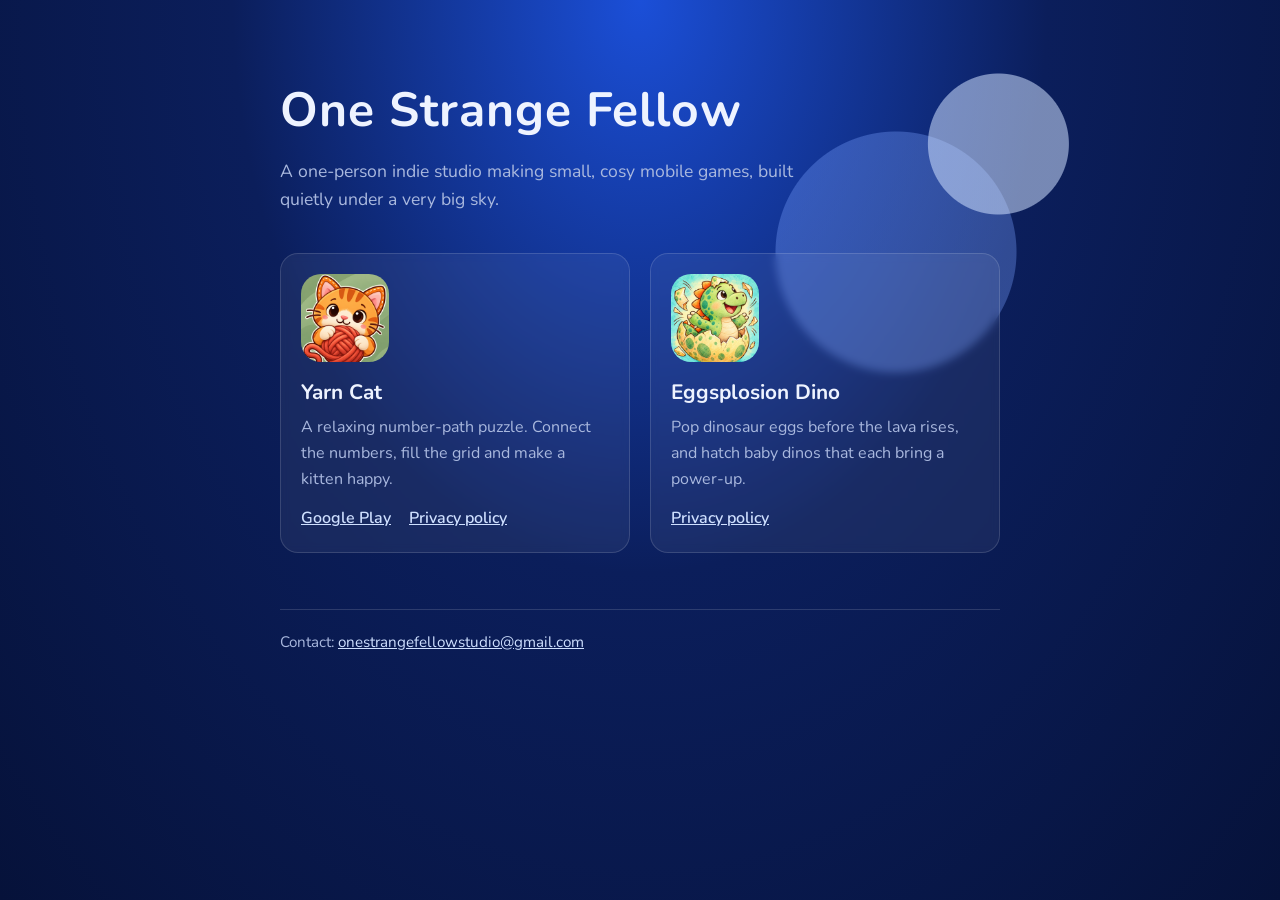
<file: index.html>
<!doctype html>
<html lang="en-GB">
<head>
  <meta charset="utf-8">
  <meta name="viewport" content="width=device-width, initial-scale=1">
  <title>One Strange Fellow</title>
  <meta name="description" content="One Strange Fellow is a one-person indie studio making small, cosy mobile games.">
  <link rel="preconnect" href="https://fonts.googleapis.com">
  <link href="https://fonts.googleapis.com/css2?family=Nunito:wght@400;600;800&display=swap" rel="stylesheet">
  <link rel="stylesheet" href="style.css">
</head>
<body>
  <main class="wrap">
    <header class="studio">
      <h1>One Strange Fellow</h1>
      <p>A one-person indie studio making small, cosy mobile games, built quietly under a very big sky.</p>
    </header>

    <section class="games" aria-label="Our games">
      <article class="game">
        <img src="yarn-cat-icon.png" alt="Yarn Cat icon: a ginger kitten hugging a ball of yarn">
        <h2>Yarn Cat</h2>
        <p>A relaxing number-path puzzle. Connect the numbers, fill the grid and make a kitten happy.</p>
        <div class="links">
          <a href="https://play.google.com/store/apps/details?id=com.onestrangefellow.yarncat">Google Play</a>
          <a href="yarn-cat-privacy.html">Privacy policy</a>
        </div>
      </article>

      <article class="game">
        <img src="eggsplosion-dino-icon.png" alt="Eggsplosion Dino icon: a baby dinosaur hatching from a spotted egg">
        <h2>Eggsplosion Dino</h2>
        <p>Pop dinosaur eggs before the lava rises, and hatch baby dinos that each bring a power-up.</p>
        <div class="links">
          <a href="eggsplosion-dino-privacy.html">Privacy policy</a>
        </div>
      </article>
    </section>

    <footer>
      Contact: <a href="mailto:onestrangefellowstudio@gmail.com">onestrangefellowstudio@gmail.com</a>
    </footer>
  </main>
</body>
</html>
</file>
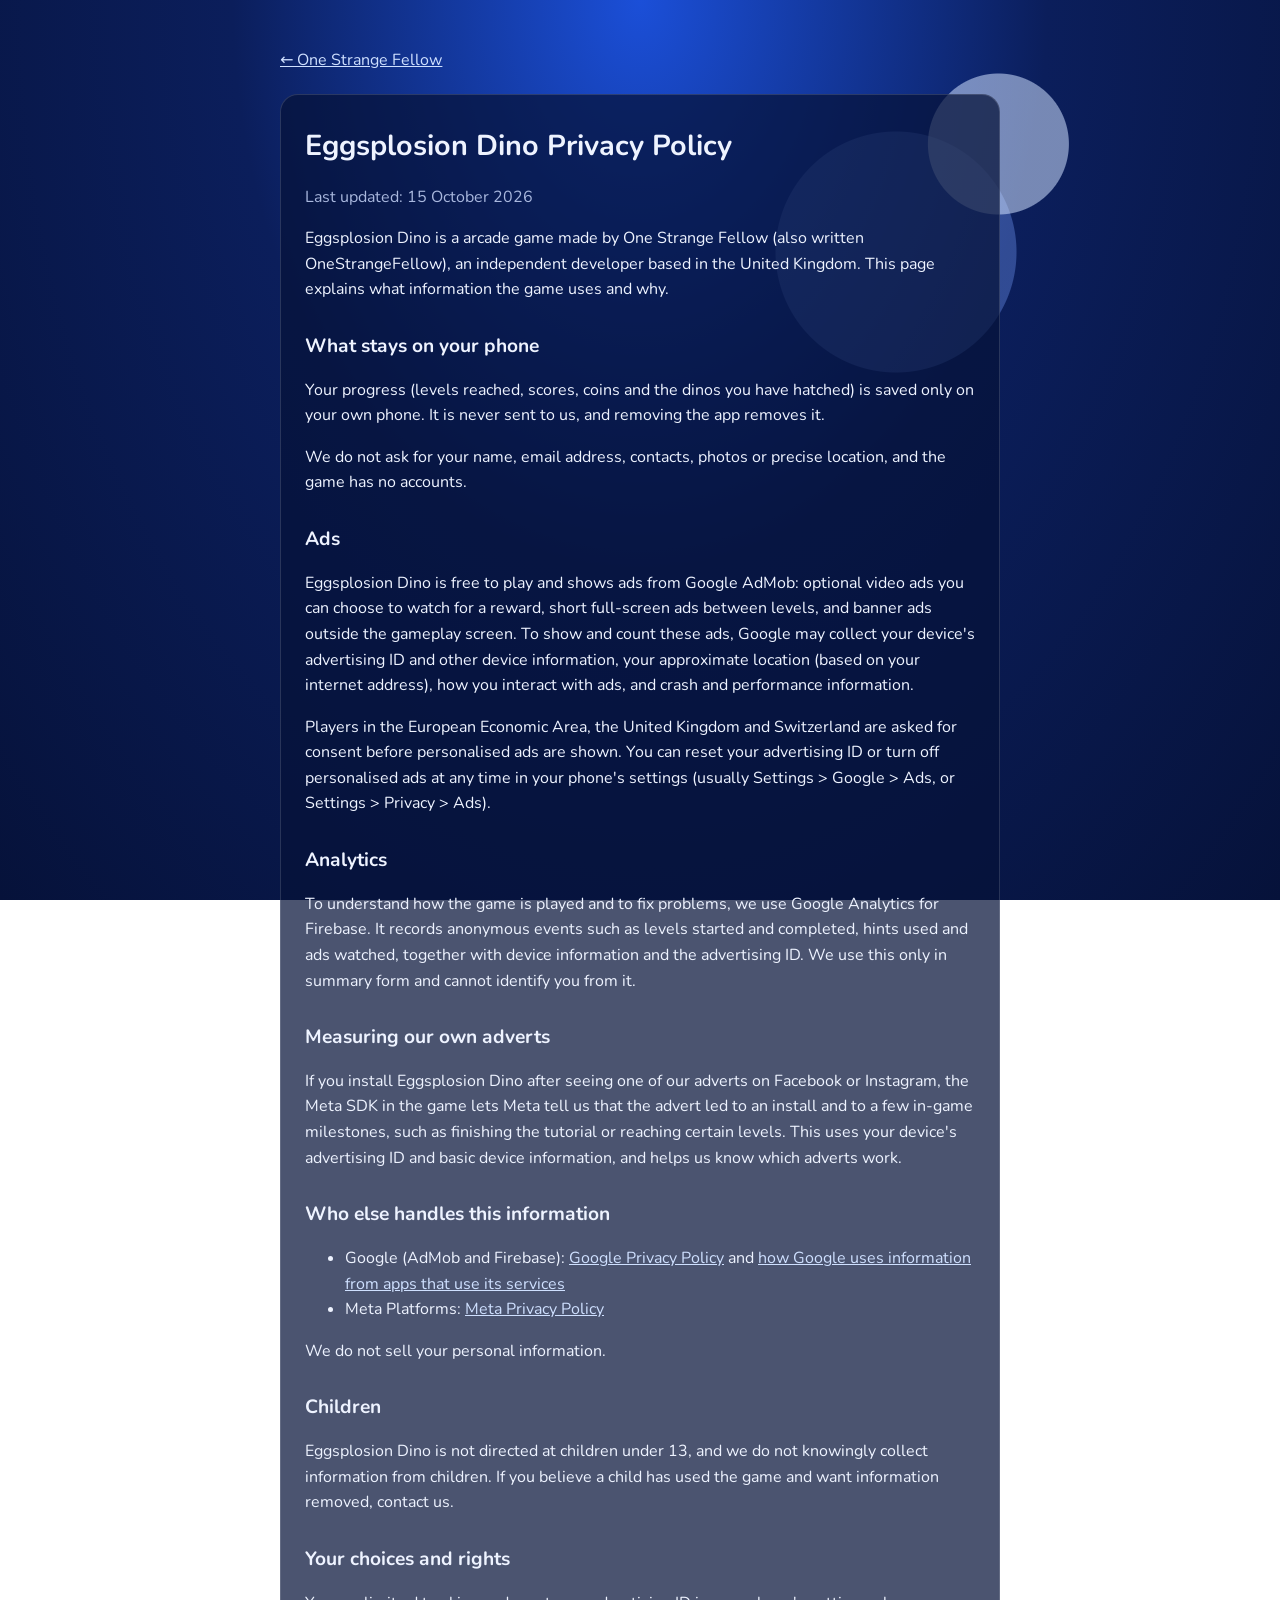
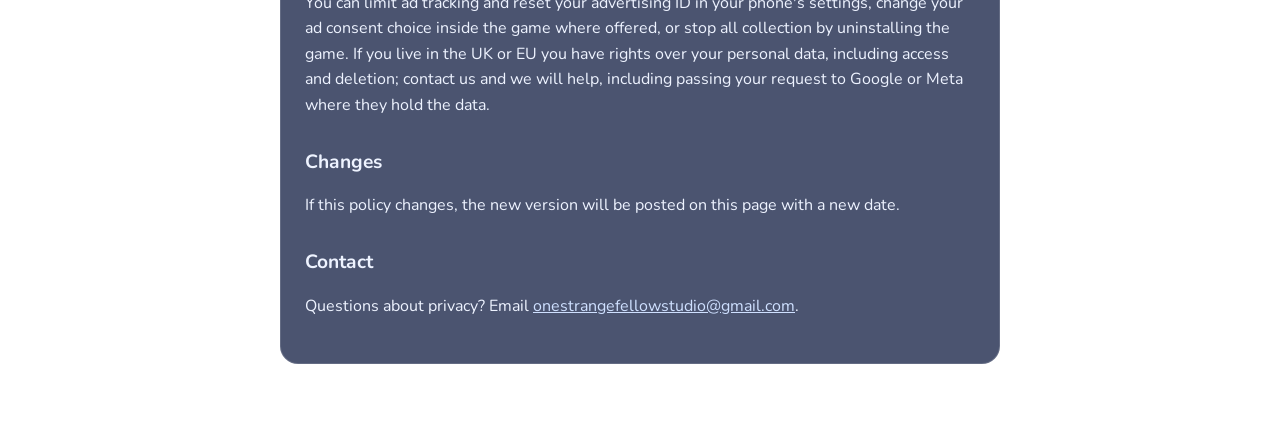
<file: eggsplosion-dino-privacy.html>
<!doctype html>
<html lang="en-GB">
<head>
  <meta charset="utf-8">
  <meta name="viewport" content="width=device-width, initial-scale=1">
  <title>Eggsplosion Dino Privacy Policy</title>
  <link rel="preconnect" href="https://fonts.googleapis.com">
  <link href="https://fonts.googleapis.com/css2?family=Nunito:wght@400;600;800&display=swap" rel="stylesheet">
  <link rel="stylesheet" href="style.css">
</head>
<body>
  <main class="wrap">
    <a class="back" href="index.html">&larr; One Strange Fellow</a>
    <article class="policy">
      <h1>Eggsplosion Dino Privacy Policy</h1>
      <p class="updated">Last updated: 15 October 2026</p>

      <p>Eggsplosion Dino is a arcade game made by One Strange Fellow (also written OneStrangeFellow), an independent developer based in the United Kingdom. This page explains what information the game uses and why.</p>

      <h2>What stays on your phone</h2>
      <p>Your progress (levels reached, scores, coins and the dinos you have hatched) is saved only on your own phone. It is never sent to us, and removing the app removes it.</p>
      <p>We do not ask for your name, email address, contacts, photos or precise location, and the game has no accounts.</p>

      <h2>Ads</h2>
      <p>Eggsplosion Dino is free to play and shows ads from Google AdMob: optional video ads you can choose to watch for a reward, short full-screen ads between levels, and banner ads outside the gameplay screen. To show and count these ads, Google may collect your device's advertising ID and other device information, your approximate location (based on your internet address), how you interact with ads, and crash and performance information.</p>
      <p>Players in the European Economic Area, the United Kingdom and Switzerland are asked for consent before personalised ads are shown. You can reset your advertising ID or turn off personalised ads at any time in your phone's settings (usually Settings &gt; Google &gt; Ads, or Settings &gt; Privacy &gt; Ads).</p>

      <h2>Analytics</h2>
      <p>To understand how the game is played and to fix problems, we use Google Analytics for Firebase. It records anonymous events such as levels started and completed, hints used and ads watched, together with device information and the advertising ID. We use this only in summary form and cannot identify you from it.</p>

      <h2>Measuring our own adverts</h2>
      <p>If you install Eggsplosion Dino after seeing one of our adverts on Facebook or Instagram, the Meta SDK in the game lets Meta tell us that the advert led to an install and to a few in-game milestones, such as finishing the tutorial or reaching certain levels. This uses your device's advertising ID and basic device information, and helps us know which adverts work.</p>

      <h2>Who else handles this information</h2>
      <ul>
        <li>Google (AdMob and Firebase): <a href="https://policies.google.com/privacy">Google Privacy Policy</a> and <a href="https://policies.google.com/technologies/partner-sites">how Google uses information from apps that use its services</a></li>
        <li>Meta Platforms: <a href="https://www.facebook.com/privacy/policy/">Meta Privacy Policy</a></li>
      </ul>
      <p>We do not sell your personal information.</p>

      <h2>Children</h2>
      <p>Eggsplosion Dino is not directed at children under 13, and we do not knowingly collect information from children. If you believe a child has used the game and want information removed, contact us.</p>

      <h2>Your choices and rights</h2>
      <p>You can limit ad tracking and reset your advertising ID in your phone's settings, change your ad consent choice inside the game where offered, or stop all collection by uninstalling the game. If you live in the UK or EU you have rights over your personal data, including access and deletion; contact us and we will help, including passing your request to Google or Meta where they hold the data.</p>

      <h2>Changes</h2>
      <p>If this policy changes, the new version will be posted on this page with a new date.</p>

      <h2>Contact</h2>
      <p>Questions about privacy? Email <a href="mailto:onestrangefellowstudio@gmail.com">onestrangefellowstudio@gmail.com</a>.</p>
    </article>
  </main>
</body>
</html>
</file>
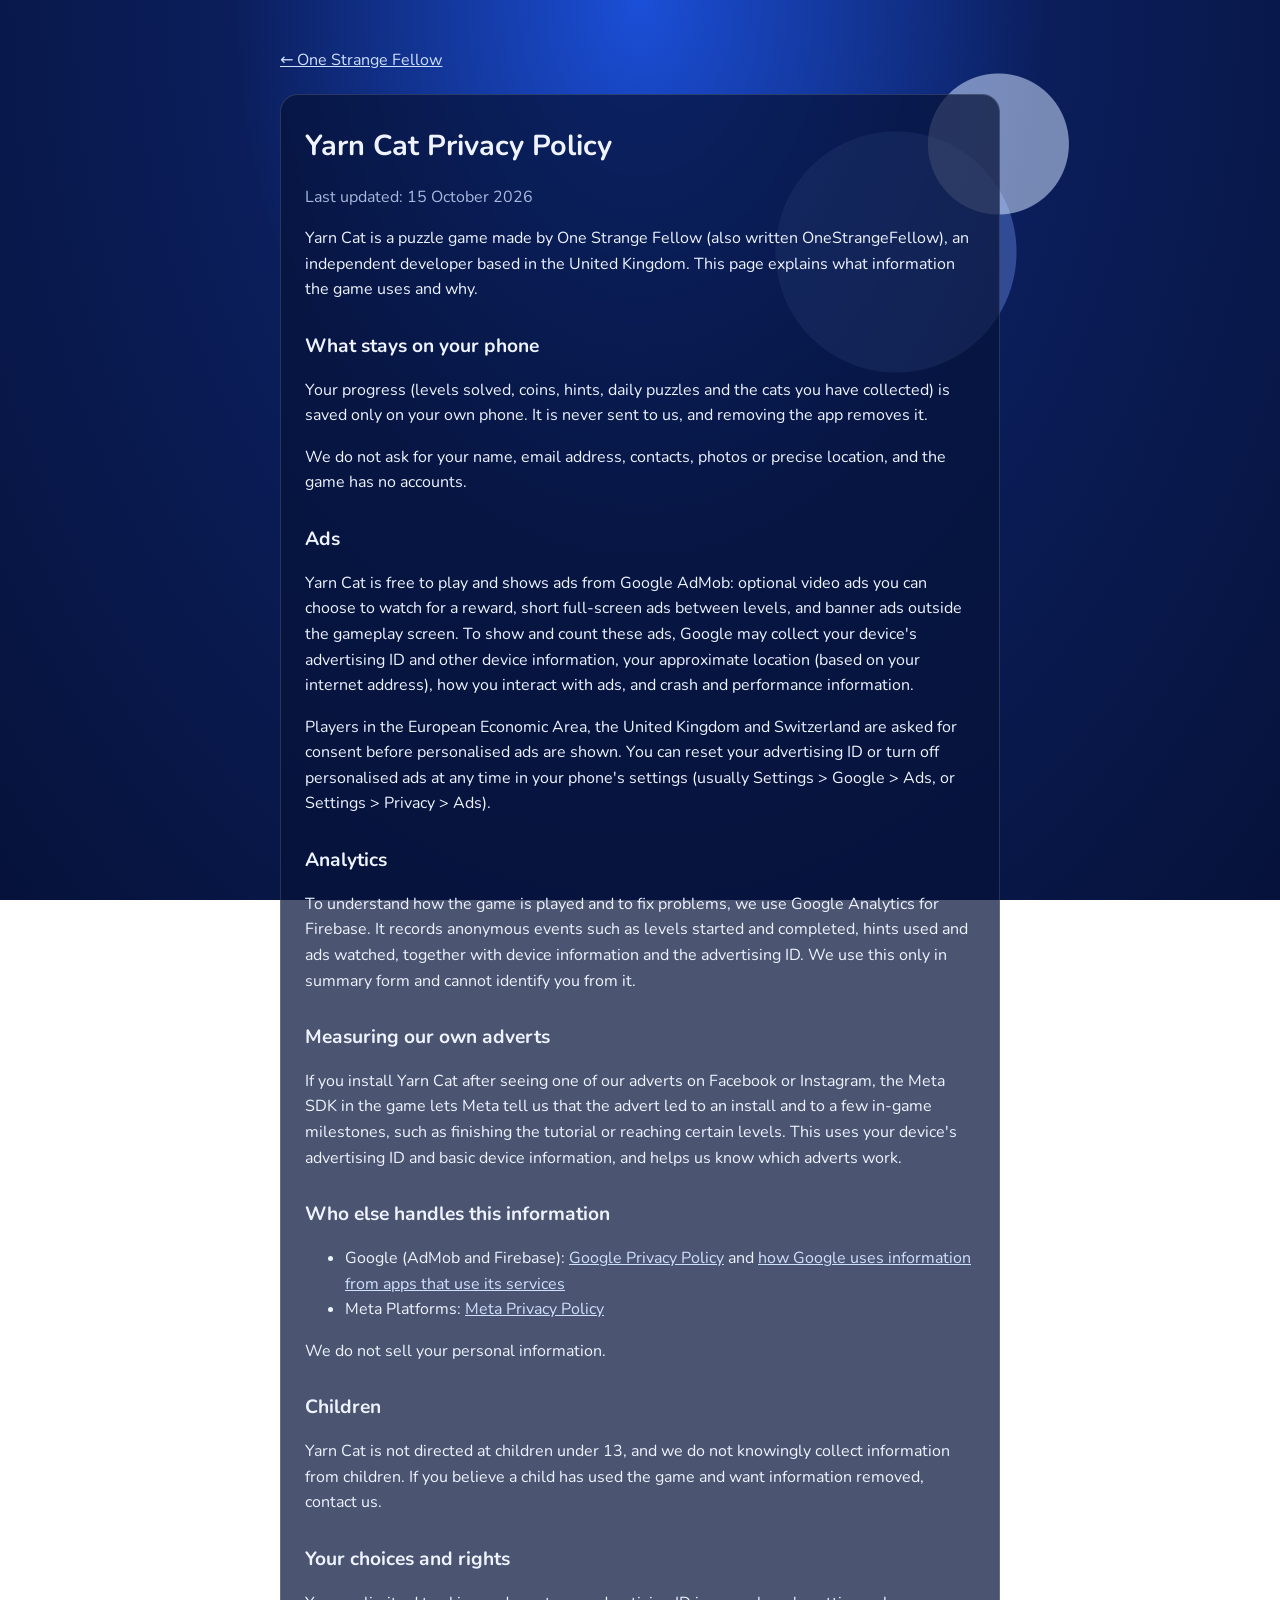
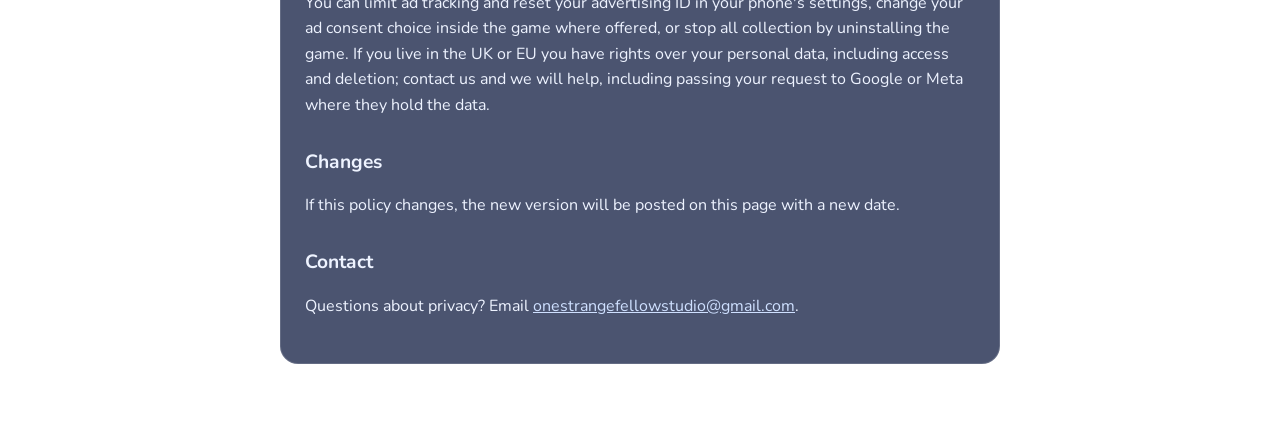
<file: yarn-cat-privacy.html>
<!doctype html>
<html lang="en-GB">
<head>
  <meta charset="utf-8">
  <meta name="viewport" content="width=device-width, initial-scale=1">
  <title>Yarn Cat Privacy Policy</title>
  <link rel="preconnect" href="https://fonts.googleapis.com">
  <link href="https://fonts.googleapis.com/css2?family=Nunito:wght@400;600;800&display=swap" rel="stylesheet">
  <link rel="stylesheet" href="style.css">
</head>
<body>
  <main class="wrap">
    <a class="back" href="index.html">&larr; One Strange Fellow</a>
    <article class="policy">
      <h1>Yarn Cat Privacy Policy</h1>
      <p class="updated">Last updated: 15 October 2026</p>

      <p>Yarn Cat is a puzzle game made by One Strange Fellow (also written OneStrangeFellow), an independent developer based in the United Kingdom. This page explains what information the game uses and why.</p>

      <h2>What stays on your phone</h2>
      <p>Your progress (levels solved, coins, hints, daily puzzles and the cats you have collected) is saved only on your own phone. It is never sent to us, and removing the app removes it.</p>
      <p>We do not ask for your name, email address, contacts, photos or precise location, and the game has no accounts.</p>

      <h2>Ads</h2>
      <p>Yarn Cat is free to play and shows ads from Google AdMob: optional video ads you can choose to watch for a reward, short full-screen ads between levels, and banner ads outside the gameplay screen. To show and count these ads, Google may collect your device's advertising ID and other device information, your approximate location (based on your internet address), how you interact with ads, and crash and performance information.</p>
      <p>Players in the European Economic Area, the United Kingdom and Switzerland are asked for consent before personalised ads are shown. You can reset your advertising ID or turn off personalised ads at any time in your phone's settings (usually Settings &gt; Google &gt; Ads, or Settings &gt; Privacy &gt; Ads).</p>

      <h2>Analytics</h2>
      <p>To understand how the game is played and to fix problems, we use Google Analytics for Firebase. It records anonymous events such as levels started and completed, hints used and ads watched, together with device information and the advertising ID. We use this only in summary form and cannot identify you from it.</p>

      <h2>Measuring our own adverts</h2>
      <p>If you install Yarn Cat after seeing one of our adverts on Facebook or Instagram, the Meta SDK in the game lets Meta tell us that the advert led to an install and to a few in-game milestones, such as finishing the tutorial or reaching certain levels. This uses your device's advertising ID and basic device information, and helps us know which adverts work.</p>

      <h2>Who else handles this information</h2>
      <ul>
        <li>Google (AdMob and Firebase): <a href="https://policies.google.com/privacy">Google Privacy Policy</a> and <a href="https://policies.google.com/technologies/partner-sites">how Google uses information from apps that use its services</a></li>
        <li>Meta Platforms: <a href="https://www.facebook.com/privacy/policy/">Meta Privacy Policy</a></li>
      </ul>
      <p>We do not sell your personal information.</p>

      <h2>Children</h2>
      <p>Yarn Cat is not directed at children under 13, and we do not knowingly collect information from children. If you believe a child has used the game and want information removed, contact us.</p>

      <h2>Your choices and rights</h2>
      <p>You can limit ad tracking and reset your advertising ID in your phone's settings, change your ad consent choice inside the game where offered, or stop all collection by uninstalling the game. If you live in the UK or EU you have rights over your personal data, including access and deletion; contact us and we will help, including passing your request to Google or Meta where they hold the data.</p>

      <h2>Changes</h2>
      <p>If this policy changes, the new version will be posted on this page with a new date.</p>

      <h2>Contact</h2>
      <p>Questions about privacy? Email <a href="mailto:onestrangefellowstudio@gmail.com">onestrangefellowstudio@gmail.com</a>.</p>
    </article>
  </main>
</body>
</html>
</file>
<file: style.css>
:root {
  --night: #0b1e5b;
  --night-deep: #06123a;
  --moon: #cfe0ff;
  --ink: #eef3ff;
  --muted: #a9b8de;
  --sand: #e8a94a;
  --card: rgba(255, 255, 255, 0.06);
  --line: rgba(255, 255, 255, 0.14);
}

* { box-sizing: border-box; }

body {
  margin: 0;
  min-height: 100vh;
  font-family: "Nunito", system-ui, -apple-system, "Segoe UI", sans-serif;
  color: var(--ink);
  background:
    radial-gradient(circle at 78% 16%, rgba(207, 224, 255, 0.55) 0 70px, transparent 71px),
    radial-gradient(circle at 70% 28%, rgba(120, 160, 255, 0.35) 0 120px, transparent 121px),
    radial-gradient(ellipse at 50% 0%, #1b4fd8 0%, var(--night) 45%, var(--night-deep) 100%);
  background-attachment: fixed;
  line-height: 1.6;
}

a { color: var(--moon); }
a:hover { color: #fff; }

.wrap {
  max-width: 760px;
  margin: 0 auto;
  padding: 48px 20px 64px;
}

header.studio h1 {
  font-size: clamp(2rem, 6vw, 3rem);
  letter-spacing: 0.02em;
  margin: 24px 0 8px;
}

header.studio p {
  color: var(--muted);
  font-size: 1.1rem;
  margin: 0 0 40px;
  max-width: 520px;
}

.accent { color: var(--sand); }

.games {
  display: grid;
  grid-template-columns: repeat(auto-fit, minmax(240px, 1fr));
  gap: 20px;
}

.game {
  background: var(--card);
  border: 1px solid var(--line);
  border-radius: 18px;
  padding: 20px;
  backdrop-filter: blur(4px);
}

.game img, .game .icon {
  width: 88px;
  height: 88px;
  border-radius: 20px;
  display: block;
  margin-bottom: 14px;
}

.game .icon {
  background: linear-gradient(135deg, #f08a3c, #e85d3a);
  display: flex;
  align-items: center;
  justify-content: center;
  font-size: 2.6rem;
}

.game h2 { margin: 0 0 6px; font-size: 1.3rem; }
.game p { margin: 0 0 14px; color: var(--muted); }
.game .links a { margin-right: 14px; font-weight: 600; }

footer {
  margin-top: 56px;
  padding-top: 20px;
  border-top: 1px solid var(--line);
  color: var(--muted);
  font-size: 0.95rem;
}

/* policy pages */
.policy {
  background: rgba(6, 18, 58, 0.72);
  border: 1px solid var(--line);
  border-radius: 18px;
  padding: 28px 24px;
}

.policy h1 { margin-top: 0; font-size: 1.8rem; }
.policy h2 { font-size: 1.2rem; margin-top: 28px; }
.policy .updated { color: var(--muted); margin-top: -8px; }
.back { display: inline-block; margin-bottom: 20px; }
</file>
